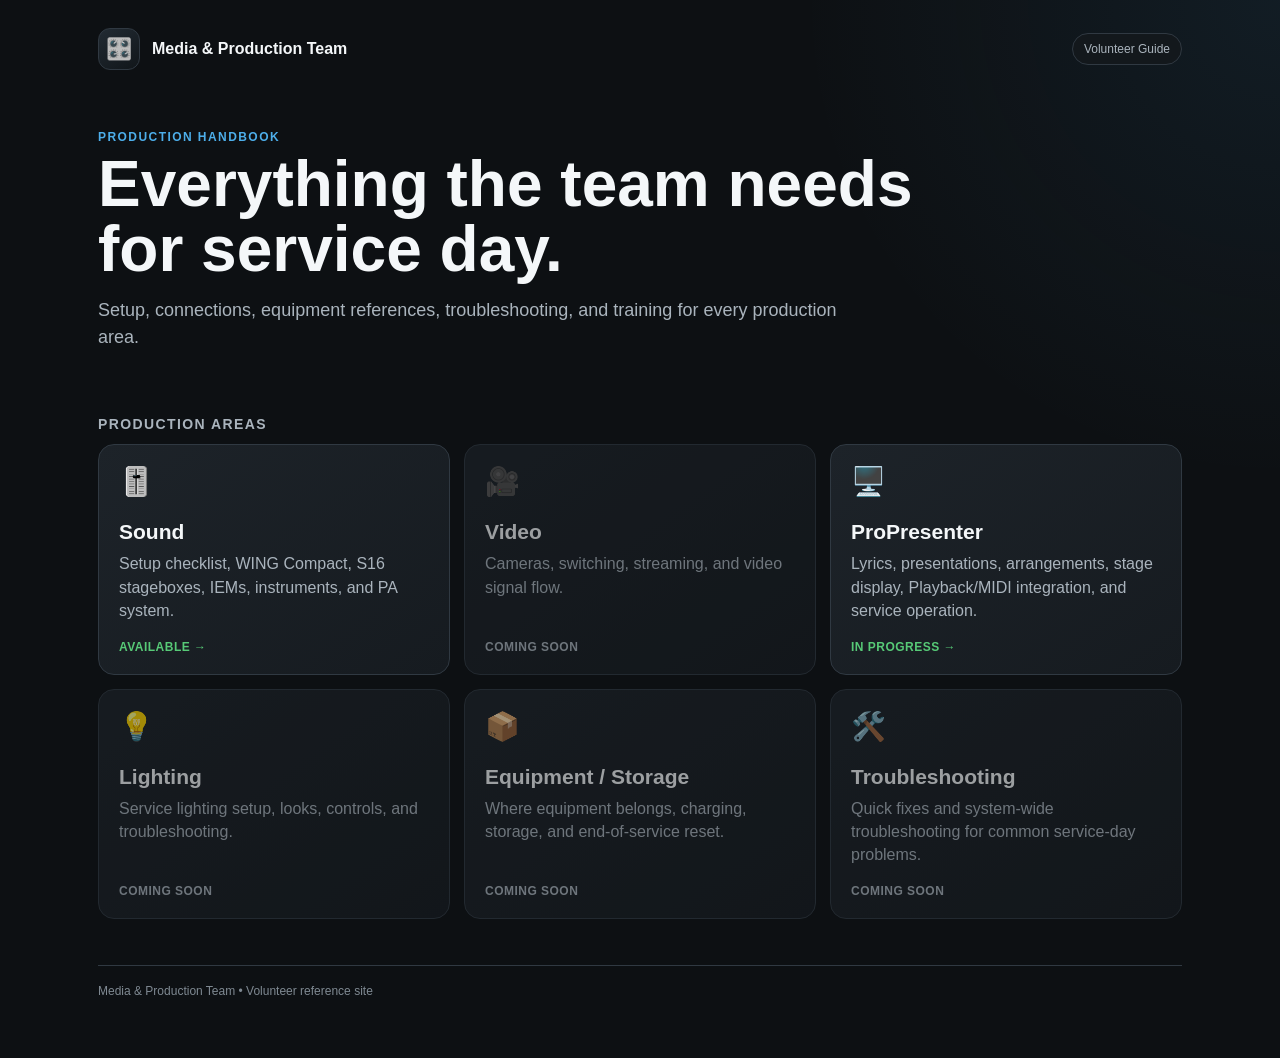
<file: index.html>
<!doctype html>
<html lang="en">
<head>
<meta charset="utf-8"><meta name="viewport" content="width=device-width,initial-scale=1">
<title>Media & Production Team</title><link rel="stylesheet" href="styles.css">
</head>
<body><main class="wrap">
<div class="topbar">
  <div class="brand"><div class="logo">🎛️</div><div>Media & Production Team</div></div>
  <div class="pill">Volunteer Guide</div>
</div>
<section class="hero">
  <div class="eyebrow">Production Handbook</div>
  <h1>Everything the team needs for service day.</h1>
  <p>Setup, connections, equipment references, troubleshooting, and training for every production area.</p>
</section>

<div class="section-title">Production Areas</div>
<section class="grid">
  <a class="card live" href="sound/">
    <div class="icon">🎚️</div><h2>Sound</h2>
    <p>Setup checklist, WING Compact, S16 stageboxes, IEMs, instruments, and PA system.</p>
    <div class="status">AVAILABLE →</div>
  </a>
  <div class="card soon"><div class="icon">🎥</div><h2>Video</h2><p>Cameras, switching, streaming, and video signal flow.</p><div class="status">COMING SOON</div></div>
  <a class="card live" href="pro-presenter/">
    <div class="icon">🖥️</div><h2>ProPresenter</h2>
    <p>Lyrics, presentations, arrangements, stage display, Playback/MIDI integration, and service operation.</p>
    <div class="status">IN PROGRESS →</div>
  </a>
  <div class="card soon"><div class="icon">💡</div><h2>Lighting</h2><p>Service lighting setup, looks, controls, and troubleshooting.</p><div class="status">COMING SOON</div></div>
  <div class="card soon"><div class="icon">📦</div><h2>Equipment / Storage</h2><p>Where equipment belongs, charging, storage, and end-of-service reset.</p><div class="status">COMING SOON</div></div>
  <div class="card soon"><div class="icon">🛠️</div><h2>Troubleshooting</h2><p>Quick fixes and system-wide troubleshooting for common service-day problems.</p><div class="status">COMING SOON</div></div>
</section>
<div class="footer">Media & Production Team • Volunteer reference site</div>
</main></body></html>
</file>
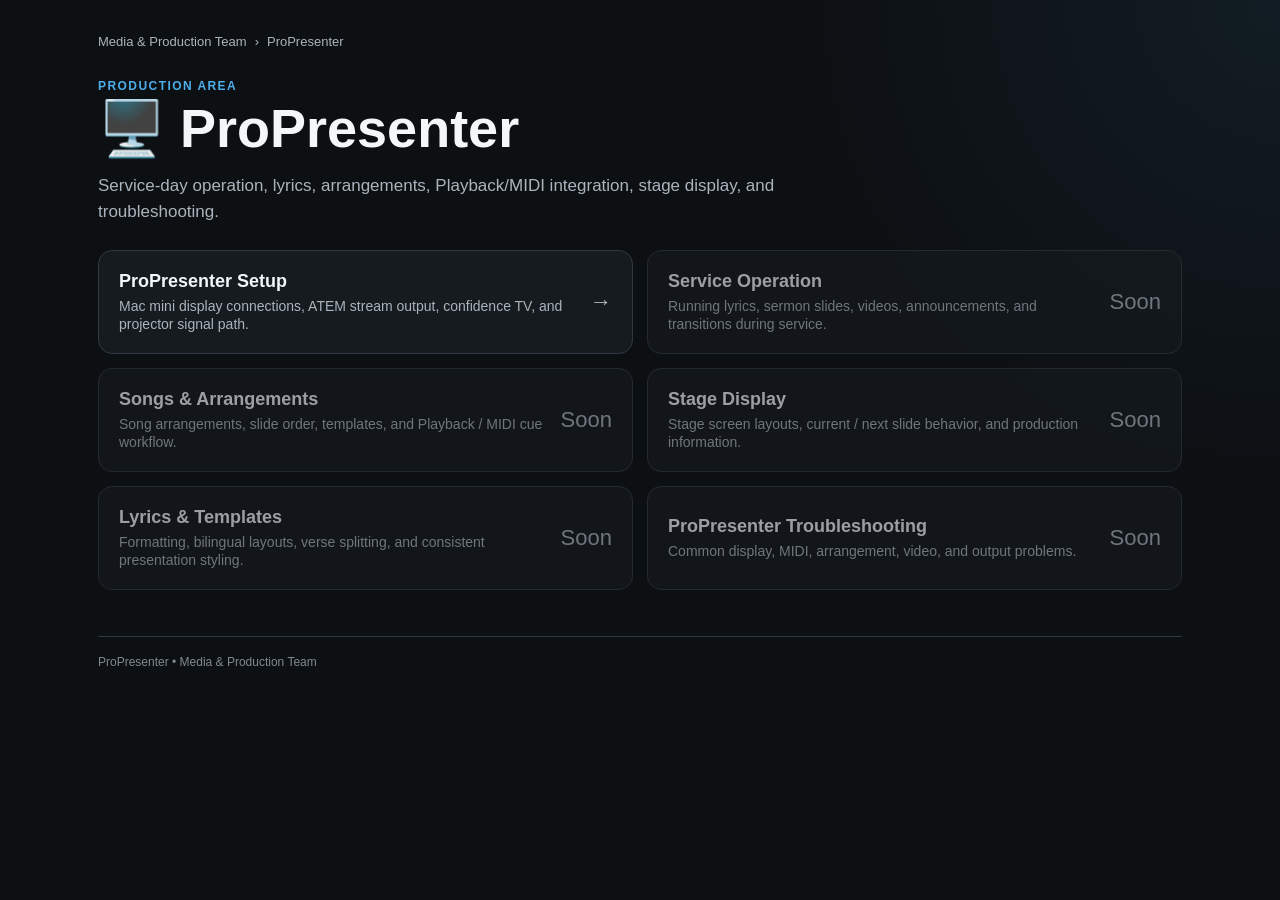
<file: pro-presenter/index.html>
<!doctype html>
<html lang="en"><head>
<meta charset="utf-8"><meta name="viewport" content="width=device-width,initial-scale=1">
<title>ProPresenter | Media & Production Team</title><link rel="stylesheet" href="../styles.css">
</head><body><main class="wrap">
<div class="breadcrumb"><a href="../">Media & Production Team</a><span>›</span><span>ProPresenter</span></div>
<section class="pagehead">
<div class="eyebrow">Production Area</div><h1>🖥️ ProPresenter</h1>
<p>Service-day operation, lyrics, arrangements, Playback/MIDI integration, stage display, and troubleshooting.</p>
</section>
<section class="action-grid">
<a class="action" href="setup.html"><div><b>ProPresenter Setup</b><span>Mac mini display connections, ATEM stream output, confidence TV, and projector signal path.</span></div><div class="arrow">→</div></a>
<div class="action soon"><div><b>Service Operation</b><span>Running lyrics, sermon slides, videos, announcements, and transitions during service.</span></div><div class="arrow">Soon</div></div>
<div class="action soon"><div><b>Songs & Arrangements</b><span>Song arrangements, slide order, templates, and Playback / MIDI cue workflow.</span></div><div class="arrow">Soon</div></div>
<div class="action soon"><div><b>Stage Display</b><span>Stage screen layouts, current / next slide behavior, and production information.</span></div><div class="arrow">Soon</div></div>
<div class="action soon"><div><b>Lyrics & Templates</b><span>Formatting, bilingual layouts, verse splitting, and consistent presentation styling.</span></div><div class="arrow">Soon</div></div>
<div class="action soon"><div><b>ProPresenter Troubleshooting</b><span>Common display, MIDI, arrangement, video, and output problems.</span></div><div class="arrow">Soon</div></div>
</section>
<div class="footer">ProPresenter • Media & Production Team</div>
</main></body></html>
</file>
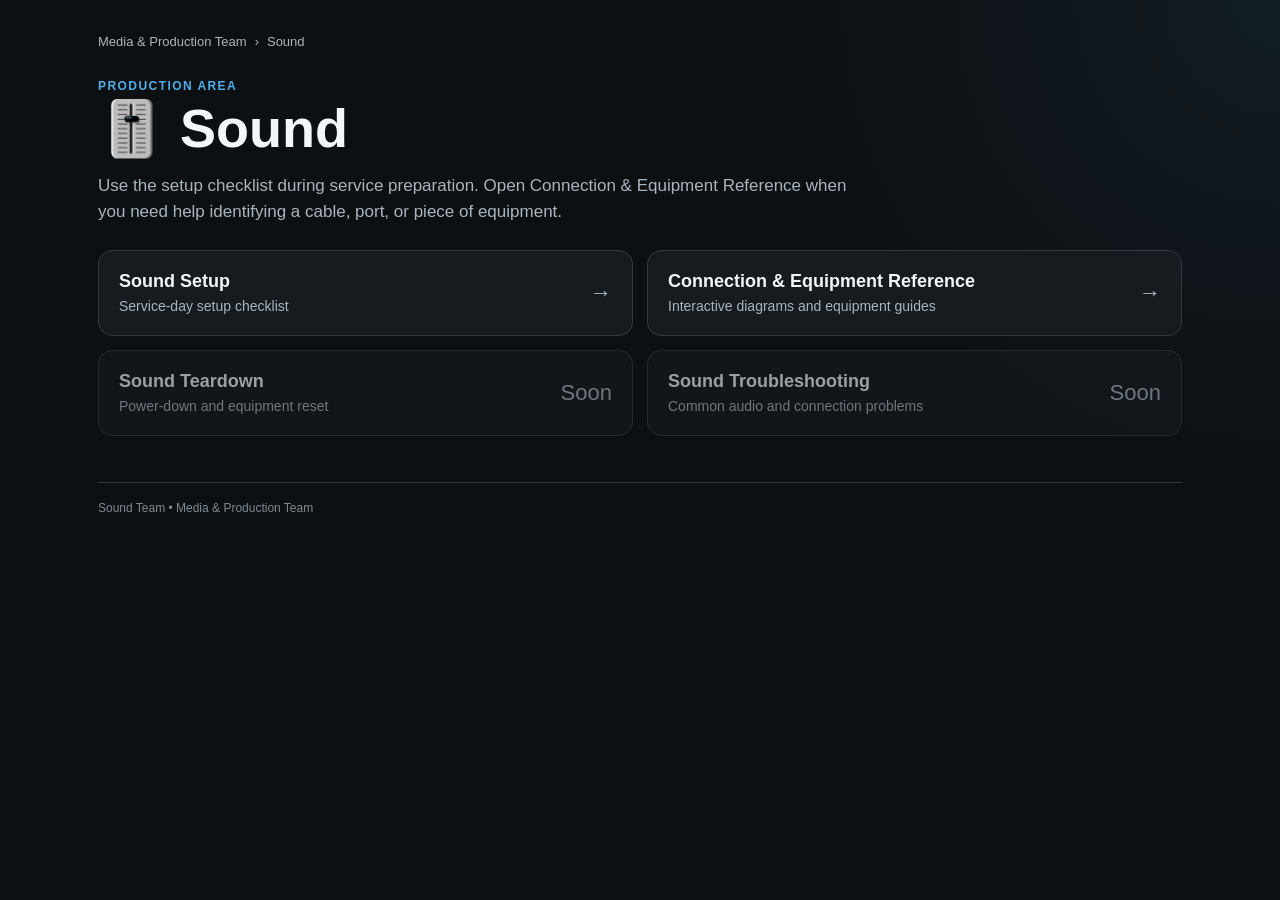
<file: sound/index.html>
<!doctype html>
<html lang="en"><head>
<meta charset="utf-8"><meta name="viewport" content="width=device-width,initial-scale=1">
<title>Sound | Media & Production Team</title><link rel="stylesheet" href="../styles.css">
</head><body><main class="wrap">
<div class="breadcrumb"><a href="../">Media & Production Team</a><span>›</span><span>Sound</span></div>
<section class="pagehead">
<div class="eyebrow">Production Area</div><h1>🎚️ Sound</h1>
<p>Use the setup checklist during service preparation. Open Connection & Equipment Reference when you need help identifying a cable, port, or piece of equipment.</p>
</section>
<section class="action-grid">
<a class="action" href="setup.html"><div><b>Sound Setup</b><span>Service-day setup checklist</span></div><div class="arrow">→</div></a>
<a class="action" href="reference.html"><div><b>Connection & Equipment Reference</b><span>Interactive diagrams and equipment guides</span></div><div class="arrow">→</div></a>
<div class="action soon"><div><b>Sound Teardown</b><span>Power-down and equipment reset</span></div><div class="arrow">Soon</div></div>
<div class="action soon"><div><b>Sound Troubleshooting</b><span>Common audio and connection problems</span></div><div class="arrow">Soon</div></div>
</section>
<div class="footer">Sound Team • Media & Production Team</div>
</main></body></html>
</file>
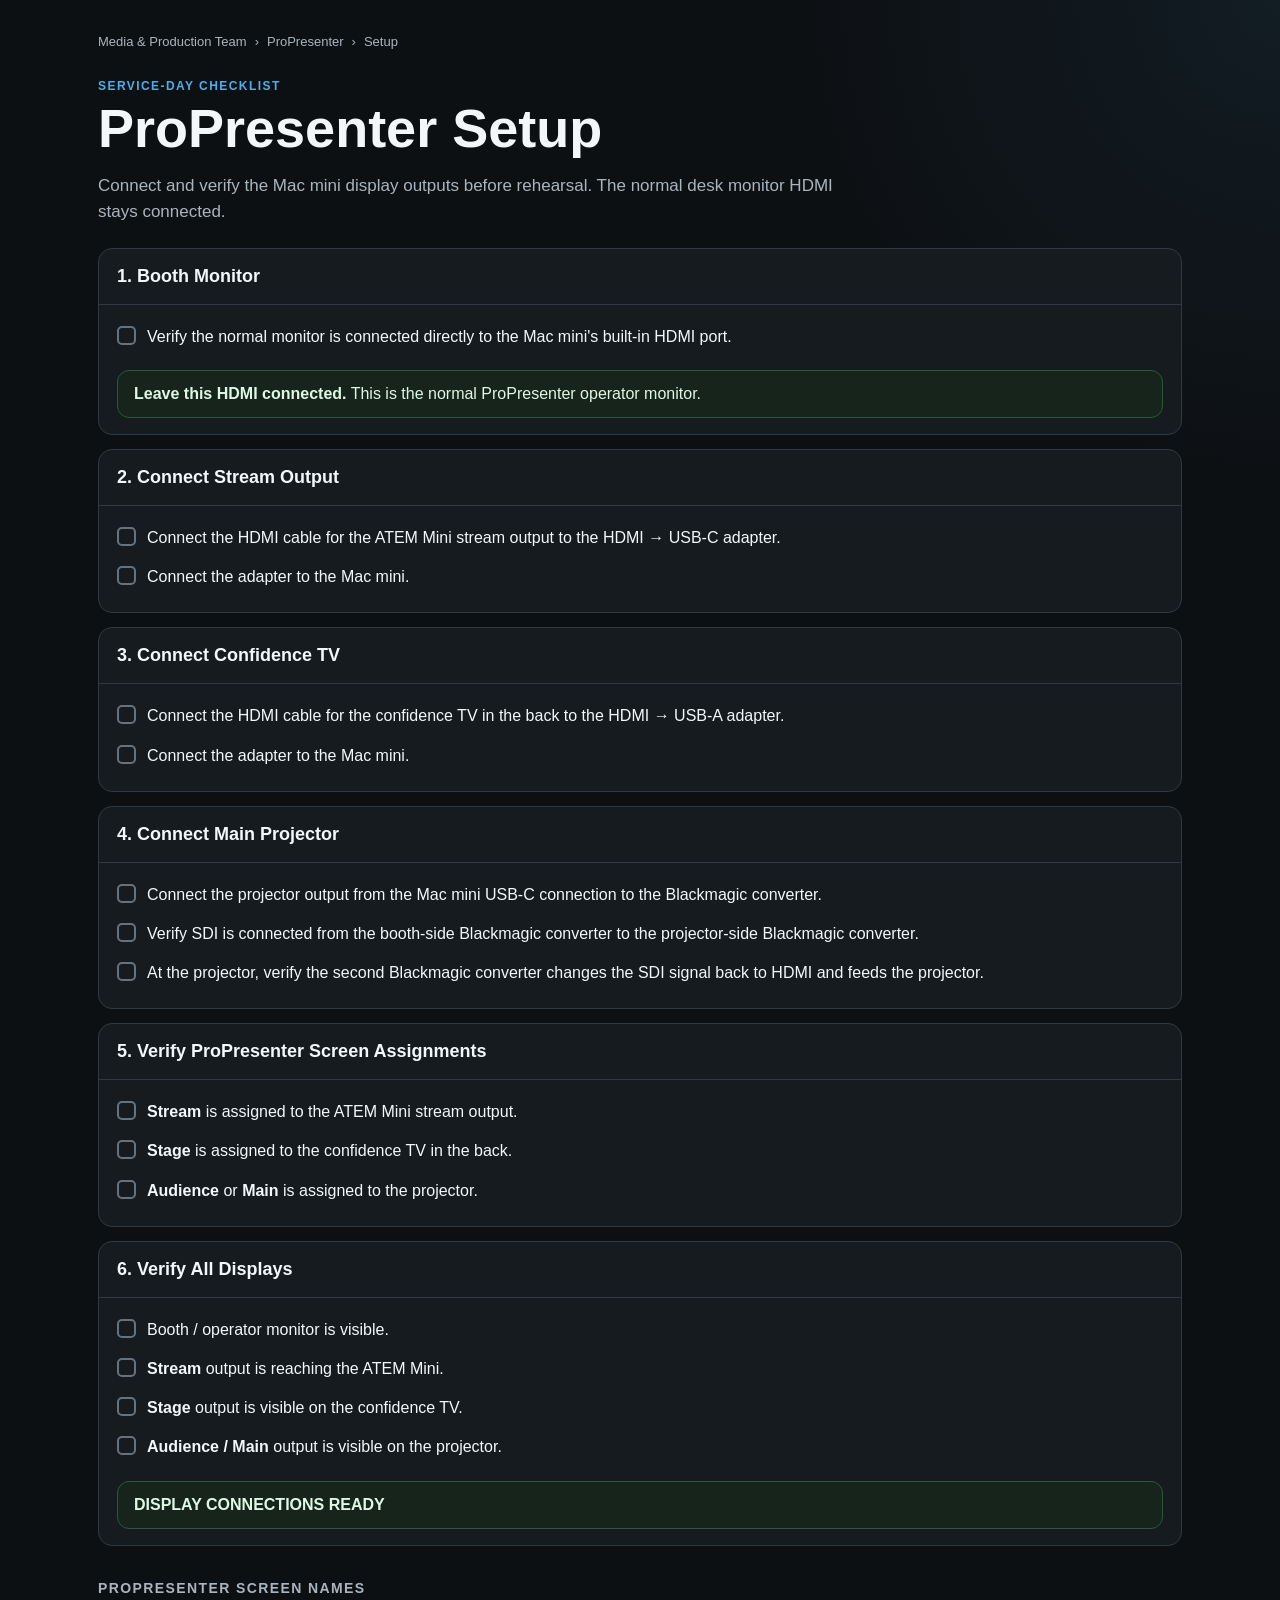
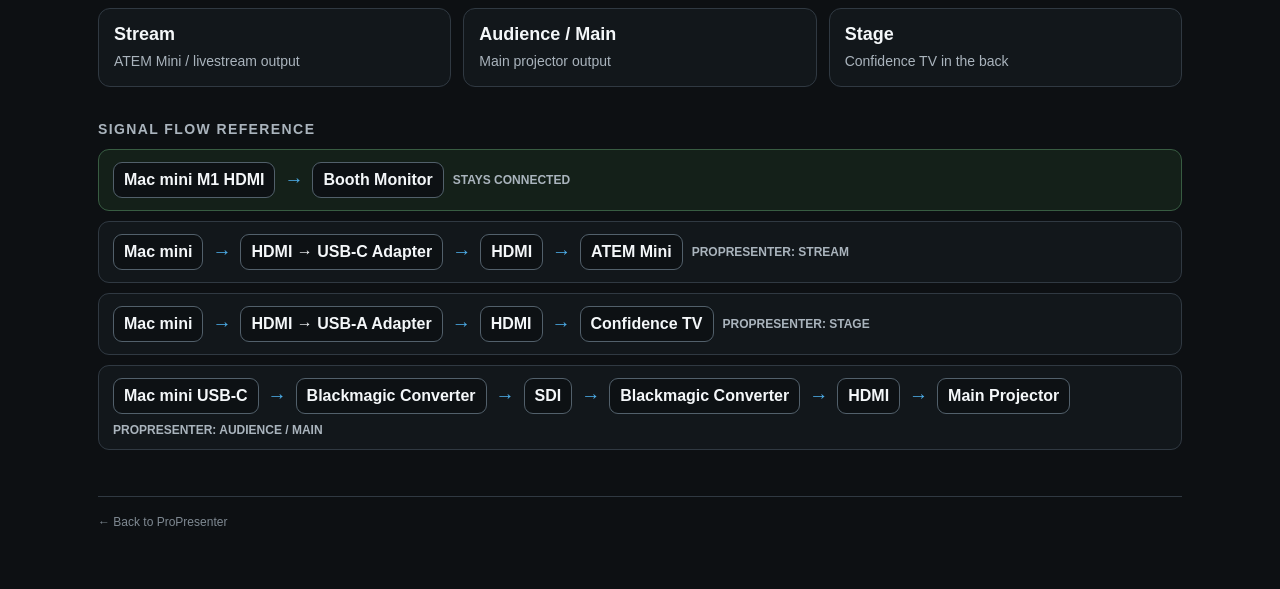
<file: pro-presenter/setup.html>
<!doctype html>
<html lang="en"><head>
<meta charset="utf-8"><meta name="viewport" content="width=device-width,initial-scale=1">
<title>ProPresenter Setup | Media & Production Team</title><link rel="stylesheet" href="../styles.css">
<style>
.flow{display:grid;gap:10px;margin:12px 0}.flowline{display:flex;align-items:center;gap:9px;flex-wrap:wrap;padding:12px 14px;background:#12171b;border:1px solid var(--line);border-radius:11px}.node{padding:8px 10px;border:1px solid #52606b;border-radius:9px;background:#0d1114;font-weight:700}.arrowflow{color:var(--blue);font-size:19px;font-weight:900}.tag{font-size:12px;color:var(--muted);font-weight:600}.always{border-color:#385c42;background:#142019}.note{color:var(--muted);font-size:14px;line-height:1.5}.signal-title{font-size:14px;font-weight:800;margin:18px 0 8px;color:#dbe2e7}.screen-grid{display:grid;grid-template-columns:repeat(3,1fr);gap:12px;margin-top:12px}.screen-card{border:1px solid var(--line);background:#12171b;border-radius:12px;padding:15px}.screen-card b{display:block;font-size:18px;margin-bottom:6px}.screen-card span{color:var(--muted);font-size:14px;line-height:1.45}@media(max-width:700px){.flowline{align-items:stretch}.arrowflow{align-self:center}.screen-grid{grid-template-columns:1fr}}
</style>
</head><body><main class="wrap">
<div class="breadcrumb"><a href="../">Media & Production Team</a><span>›</span><a href="./">ProPresenter</a><span>›</span><span>Setup</span></div>
<section class="pagehead"><div class="eyebrow">Service-Day Checklist</div><h1>ProPresenter Setup</h1>
<p>Connect and verify the Mac mini display outputs before rehearsal. The normal desk monitor HDMI stays connected.</p></section>

<div class="checklist">
<section class="step"><h2>1. Booth Monitor</h2><div class="items">
<div class="item"><span class="box"></span><span>Verify the normal monitor is connected directly to the Mac mini's built-in HDMI port.</span></div>
<div class="callout"><b>Leave this HDMI connected.</b> This is the normal ProPresenter operator monitor.</div>
</div></section>

<section class="step"><h2>2. Connect Stream Output</h2><div class="items">
<div class="item"><span class="box"></span><span>Connect the HDMI cable for the ATEM Mini stream output to the HDMI → USB-C adapter.</span></div>
<div class="item"><span class="box"></span><span>Connect the adapter to the Mac mini.</span></div>
</div></section>

<section class="step"><h2>3. Connect Confidence TV</h2><div class="items">
<div class="item"><span class="box"></span><span>Connect the HDMI cable for the confidence TV in the back to the HDMI → USB-A adapter.</span></div>
<div class="item"><span class="box"></span><span>Connect the adapter to the Mac mini.</span></div>
</div></section>

<section class="step"><h2>4. Connect Main Projector</h2><div class="items">
<div class="item"><span class="box"></span><span>Connect the projector output from the Mac mini USB-C connection to the Blackmagic converter.</span></div>
<div class="item"><span class="box"></span><span>Verify SDI is connected from the booth-side Blackmagic converter to the projector-side Blackmagic converter.</span></div>
<div class="item"><span class="box"></span><span>At the projector, verify the second Blackmagic converter changes the SDI signal back to HDMI and feeds the projector.</span></div>
</div></section>

<section class="step"><h2>5. Verify ProPresenter Screen Assignments</h2><div class="items">
<div class="item"><span class="box"></span><span><b>Stream</b> is assigned to the ATEM Mini stream output.</span></div>
<div class="item"><span class="box"></span><span><b>Stage</b> is assigned to the confidence TV in the back.</span></div>
<div class="item"><span class="box"></span><span><b>Audience</b> or <b>Main</b> is assigned to the projector.</span></div>
</div></section>

<section class="step"><h2>6. Verify All Displays</h2><div class="items">
<div class="item"><span class="box"></span><span>Booth / operator monitor is visible.</span></div>
<div class="item"><span class="box"></span><span><b>Stream</b> output is reaching the ATEM Mini.</span></div>
<div class="item"><span class="box"></span><span><b>Stage</b> output is visible on the confidence TV.</span></div>
<div class="item"><span class="box"></span><span><b>Audience / Main</b> output is visible on the projector.</span></div>
<div class="callout"><b>DISPLAY CONNECTIONS READY</b></div>
</div></section>
</div>

<div class="section-title">ProPresenter Screen Names</div>
<div class="screen-grid">
<div class="screen-card"><b>Stream</b><span>ATEM Mini / livestream output</span></div>
<div class="screen-card"><b>Audience / Main</b><span>Main projector output</span></div>
<div class="screen-card"><b>Stage</b><span>Confidence TV in the back</span></div>
</div>

<div class="section-title">Signal Flow Reference</div>
<div class="flow">
<div class="flowline always"><span class="node">Mac mini M1 HDMI</span><span class="arrowflow">→</span><span class="node">Booth Monitor</span><span class="tag">STAYS CONNECTED</span></div>
<div class="flowline"><span class="node">Mac mini</span><span class="arrowflow">→</span><span class="node">HDMI → USB-C Adapter</span><span class="arrowflow">→</span><span class="node">HDMI</span><span class="arrowflow">→</span><span class="node">ATEM Mini</span><span class="tag">PROPRESENTER: STREAM</span></div>
<div class="flowline"><span class="node">Mac mini</span><span class="arrowflow">→</span><span class="node">HDMI → USB-A Adapter</span><span class="arrowflow">→</span><span class="node">HDMI</span><span class="arrowflow">→</span><span class="node">Confidence TV</span><span class="tag">PROPRESENTER: STAGE</span></div>
<div class="flowline"><span class="node">Mac mini USB-C</span><span class="arrowflow">→</span><span class="node">Blackmagic Converter</span><span class="arrowflow">→</span><span class="node">SDI</span><span class="arrowflow">→</span><span class="node">Blackmagic Converter</span><span class="arrowflow">→</span><span class="node">HDMI</span><span class="arrowflow">→</span><span class="node">Main Projector</span><span class="tag">PROPRESENTER: AUDIENCE / MAIN</span></div>
</div>
<div class="footer"><a href="./">← Back to ProPresenter</a></div>
</main></body></html>
</file>
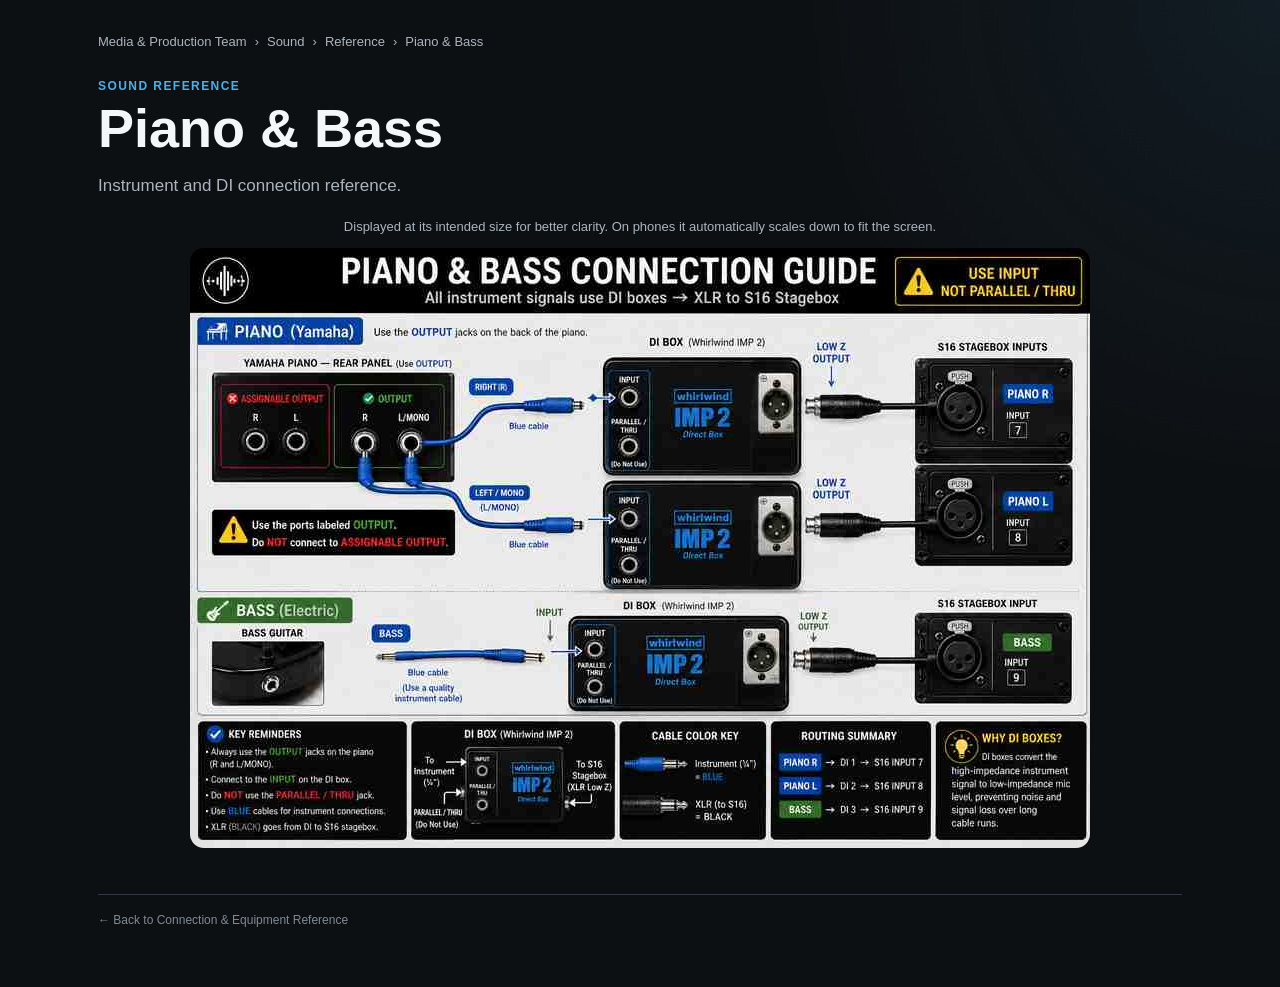
<file: sound/guide-viewer.html>
<!doctype html>
<html lang="en">
<head>
<meta charset="utf-8"><meta name="viewport" content="width=device-width,initial-scale=1">
<title>Sound Guide</title><link rel="stylesheet" href="../styles.css">
<style>
.viewer-shell{margin-top:20px}
.guide-frame{display:block;width:100%;border:0;margin:0 auto;background:#0d1013;border-radius:14px;overflow:hidden}
.viewer-note{color:var(--muted);font-size:13px;margin:8px 0 14px;text-align:center}
@media(max-width:700px){.wrap{padding-left:10px;padding-right:10px}.guide-frame{border-radius:9px}}
</style>
</head>
<body><main class="wrap">
<div class="breadcrumb"><a href="../">Media & Production Team</a><span>›</span><a href="./">Sound</a><span>›</span><a href="reference.html">Reference</a><span>›</span><span id="crumb">Guide</span></div>
<section class="pagehead"><div class="eyebrow">Sound Reference</div><h1 id="title">Equipment Guide</h1><p id="desc">Visual connection reference.</p></section>
<div class="viewer-shell"><div class="viewer-note">Displayed at its intended size for better clarity. On phones it automatically scales down to fit the screen.</div><iframe id="frame" class="guide-frame" title="Sound equipment guide"></iframe></div>
<div class="footer"><a href="reference.html">← Back to Connection & Equipment Reference</a></div>
</main>
<script>
const guides={
 'piano-bass':{title:'Piano & Bass',desc:'Instrument and DI connection reference.',src:'guides/piano-bass.html',max:900,ratio:600/900},
 'p1':{title:'Instrument IEM — Behringer P1',desc:'Wired instrument IEM connection reference.',src:'guides/behringer-p1.html',max:900,ratio:600/900},
 'xvive':{title:'Singer IEM — Xvive U4',desc:'Wireless singer IEM quick reference.',src:'guides/xvive-u4.html',max:900,ratio:675/900},
 'pa':{title:'EV PA System',desc:'Main speakers, subwoofers, monitors, and PA routing reference.',src:'guides/ev-pa-system.html',max:1120,ratio:0.75}
};
const key=new URLSearchParams(location.search).get('guide')||'piano-bass';
const g=guides[key]||guides['piano-bass'];
document.title=g.title+' | Sound Reference';
document.getElementById('title').textContent=g.title;
document.getElementById('crumb').textContent=g.title;
document.getElementById('desc').textContent=g.desc;
const frame=document.getElementById('frame');
frame.style.maxWidth=g.max+'px';
frame.style.height=Math.round(Math.min(window.innerWidth-20,g.max)*g.ratio)+'px';
frame.src=g.src;
frame.addEventListener('load',()=>{
 try{
  const h=frame.contentDocument.documentElement.scrollHeight||frame.contentDocument.body.scrollHeight;
  if(h>100) frame.style.height=h+'px';
 }catch(e){}
});
</script></body></html>
</file>
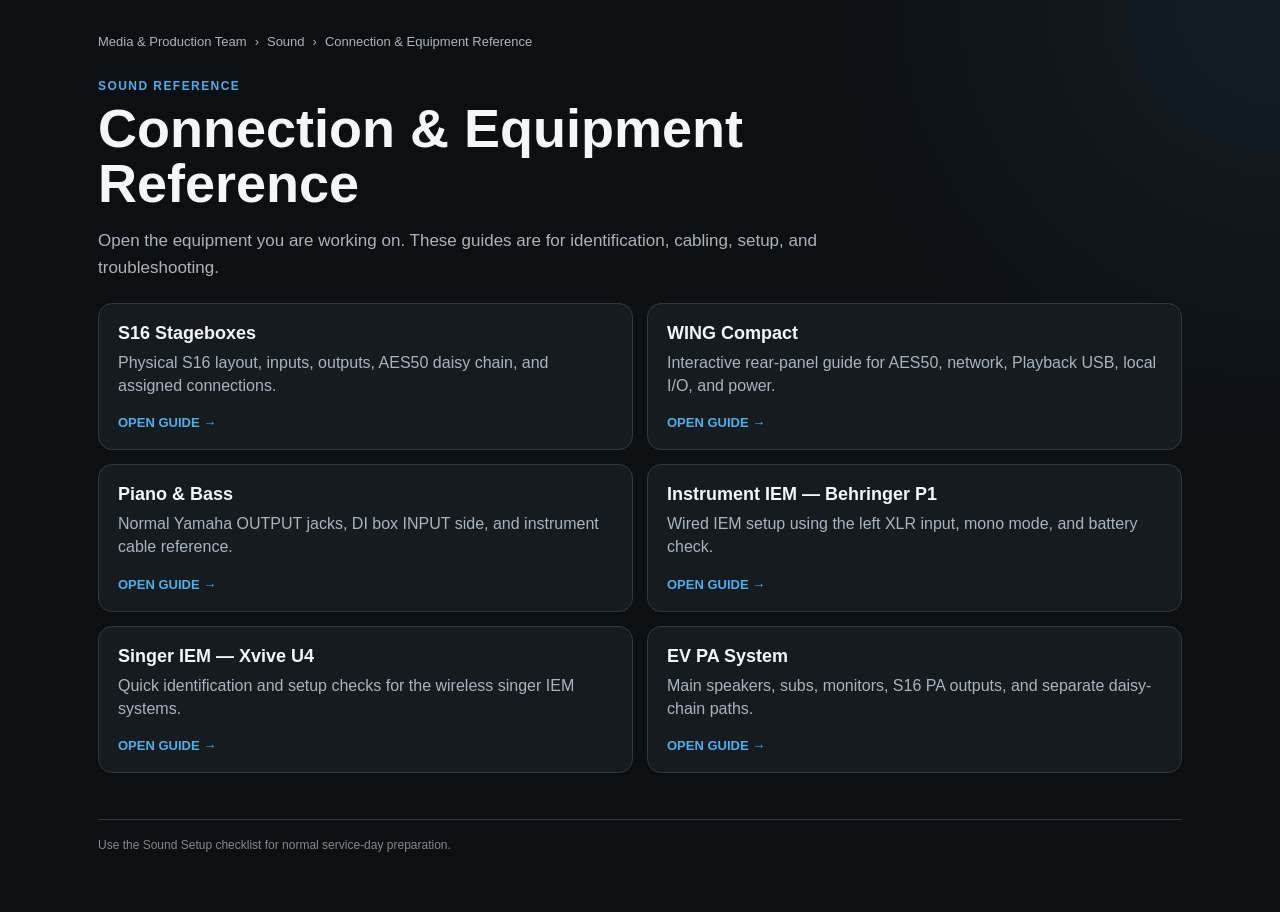
<file: sound/reference.html>
<!doctype html>
<html lang="en"><head>
<meta charset="utf-8"><meta name="viewport" content="width=device-width,initial-scale=1">
<title>Connection & Equipment Reference</title><link rel="stylesheet" href="../styles.css">
</head><body><main class="wrap">
<div class="breadcrumb"><a href="../">Media & Production Team</a><span>›</span><a href="./">Sound</a><span>›</span><span>Connection & Equipment Reference</span></div>
<section class="pagehead"><div class="eyebrow">Sound Reference</div><h1>Connection & Equipment Reference</h1>
<p>Open the equipment you are working on. These guides are for identification, cabling, setup, and troubleshooting.</p></section>
<section class="ref-grid">
<a class="ref" href="guides/s16-stagebox.html"><h2>S16 Stageboxes</h2><p>Physical S16 layout, inputs, outputs, AES50 daisy chain, and assigned connections.</p><div class="open">OPEN GUIDE →</div></a>
<a class="ref" href="guides/wing-compact.html"><h2>WING Compact</h2><p>Interactive rear-panel guide for AES50, network, Playback USB, local I/O, and power.</p><div class="open">OPEN GUIDE →</div></a>
<a class="ref" href="guide-viewer.html?guide=piano-bass"><h2>Piano & Bass</h2><p>Normal Yamaha OUTPUT jacks, DI box INPUT side, and instrument cable reference.</p><div class="open">OPEN GUIDE →</div></a>
<a class="ref" href="guide-viewer.html?guide=p1"><h2>Instrument IEM — Behringer P1</h2><p>Wired IEM setup using the left XLR input, mono mode, and battery check.</p><div class="open">OPEN GUIDE →</div></a>
<a class="ref" href="guide-viewer.html?guide=xvive"><h2>Singer IEM — Xvive U4</h2><p>Quick identification and setup checks for the wireless singer IEM systems.</p><div class="open">OPEN GUIDE →</div></a>
<a class="ref" href="guide-viewer.html?guide=pa"><h2>EV PA System</h2><p>Main speakers, subs, monitors, S16 PA outputs, and separate daisy-chain paths.</p><div class="open">OPEN GUIDE →</div></a>
</section>
<div class="footer">Use the Sound Setup checklist for normal service-day preparation.</div>
</main></body></html>
</file>
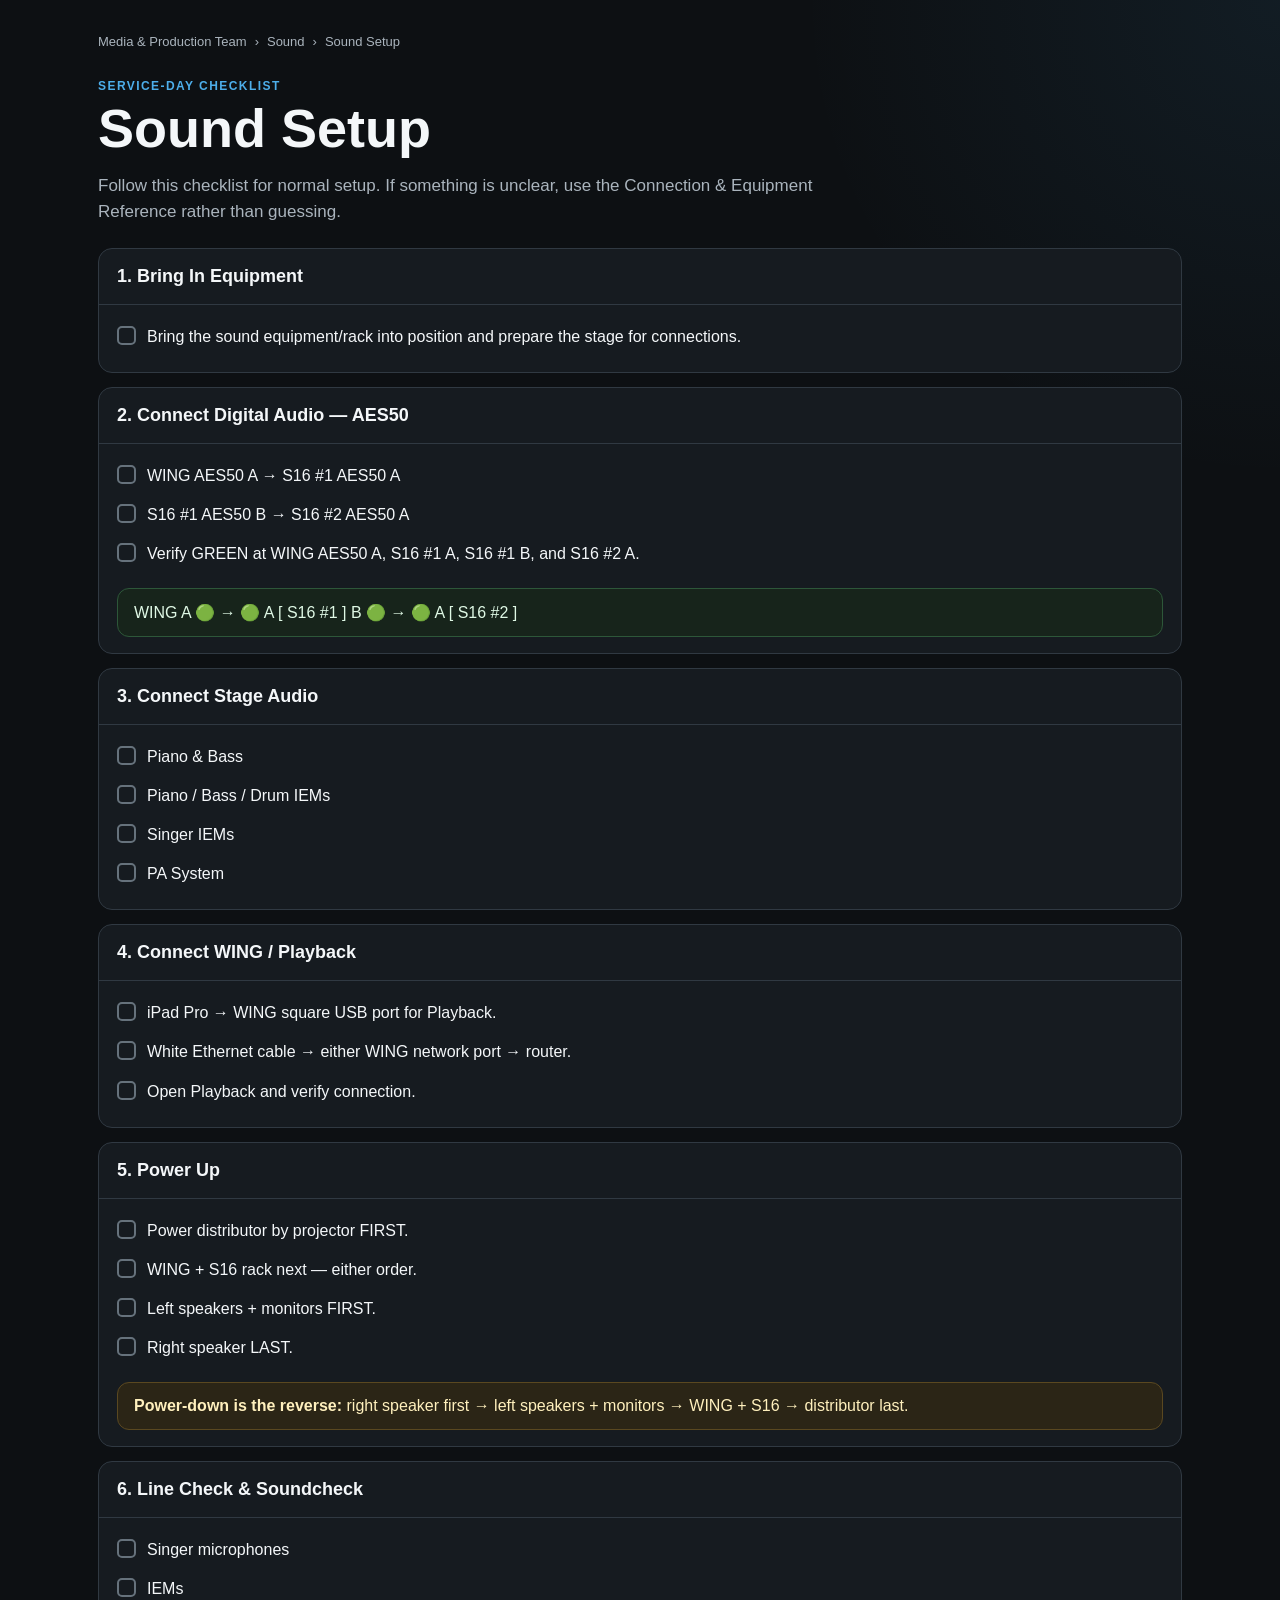
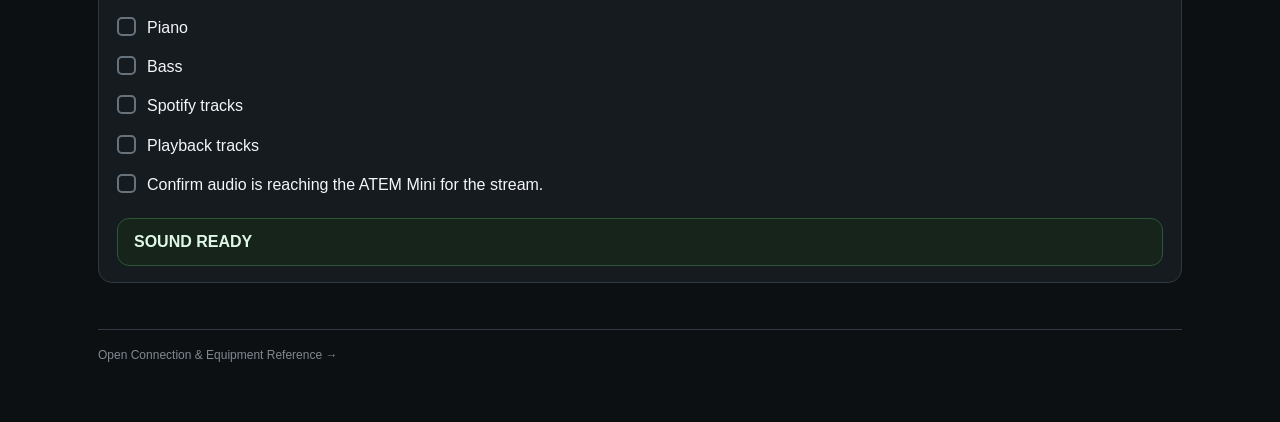
<file: sound/setup.html>
<!doctype html>
<html lang="en"><head>
<meta charset="utf-8"><meta name="viewport" content="width=device-width,initial-scale=1">
<title>Sound Setup</title><link rel="stylesheet" href="../styles.css">
</head><body><main class="wrap">
<div class="breadcrumb"><a href="../">Media & Production Team</a><span>›</span><a href="./">Sound</a><span>›</span><span>Sound Setup</span></div>
<section class="pagehead"><div class="eyebrow">Service-Day Checklist</div><h1>Sound Setup</h1>
<p>Follow this checklist for normal setup. If something is unclear, use the Connection & Equipment Reference rather than guessing.</p></section>
<div class="checklist">
<section class="step"><h2>1. Bring In Equipment</h2><div class="items"><div class="item"><span class="box"></span><span>Bring the sound equipment/rack into position and prepare the stage for connections.</span></div></div></section>
<section class="step"><h2>2. Connect Digital Audio — AES50</h2><div class="items"><div class="item"><span class="box"></span><span>WING AES50 A → S16 #1 AES50 A</span></div><div class="item"><span class="box"></span><span>S16 #1 AES50 B → S16 #2 AES50 A</span></div><div class="item"><span class="box"></span><span>Verify GREEN at WING AES50 A, S16 #1 A, S16 #1 B, and S16 #2 A.</span></div><div class="callout">WING A 🟢 → 🟢 A [ S16 #1 ] B 🟢 → 🟢 A [ S16 #2 ]</div></div></section>
<section class="step"><h2>3. Connect Stage Audio</h2><div class="items"><div class="item"><span class="box"></span><span>Piano & Bass</span></div><div class="item"><span class="box"></span><span>Piano / Bass / Drum IEMs</span></div><div class="item"><span class="box"></span><span>Singer IEMs</span></div><div class="item"><span class="box"></span><span>PA System</span></div></div></section>
<section class="step"><h2>4. Connect WING / Playback</h2><div class="items"><div class="item"><span class="box"></span><span>iPad Pro → WING square USB port for Playback.</span></div><div class="item"><span class="box"></span><span>White Ethernet cable → either WING network port → router.</span></div><div class="item"><span class="box"></span><span>Open Playback and verify connection.</span></div></div></section>
<section class="step"><h2>5. Power Up</h2><div class="items"><div class="item"><span class="box"></span><span>Power distributor by projector FIRST.</span></div><div class="item"><span class="box"></span><span>WING + S16 rack next — either order.</span></div><div class="item"><span class="box"></span><span>Left speakers + monitors FIRST.</span></div><div class="item"><span class="box"></span><span>Right speaker LAST.</span></div><div class="callout warning"><b>Power-down is the reverse:</b> right speaker first → left speakers + monitors → WING + S16 → distributor last.</div></div></section>
<section class="step"><h2>6. Line Check & Soundcheck</h2><div class="items"><div class="item"><span class="box"></span><span>Singer microphones</span></div><div class="item"><span class="box"></span><span>IEMs</span></div><div class="item"><span class="box"></span><span>Piano</span></div><div class="item"><span class="box"></span><span>Bass</span></div><div class="item"><span class="box"></span><span>Spotify tracks</span></div><div class="item"><span class="box"></span><span>Playback tracks</span></div><div class="item"><span class="box"></span><span>Confirm audio is reaching the ATEM Mini for the stream.</span></div><div class="callout"><b>SOUND READY</b></div></div></section>
</div><div class="footer"><a href="reference.html">Open Connection & Equipment Reference →</a></div>
</main></body></html>
</file>
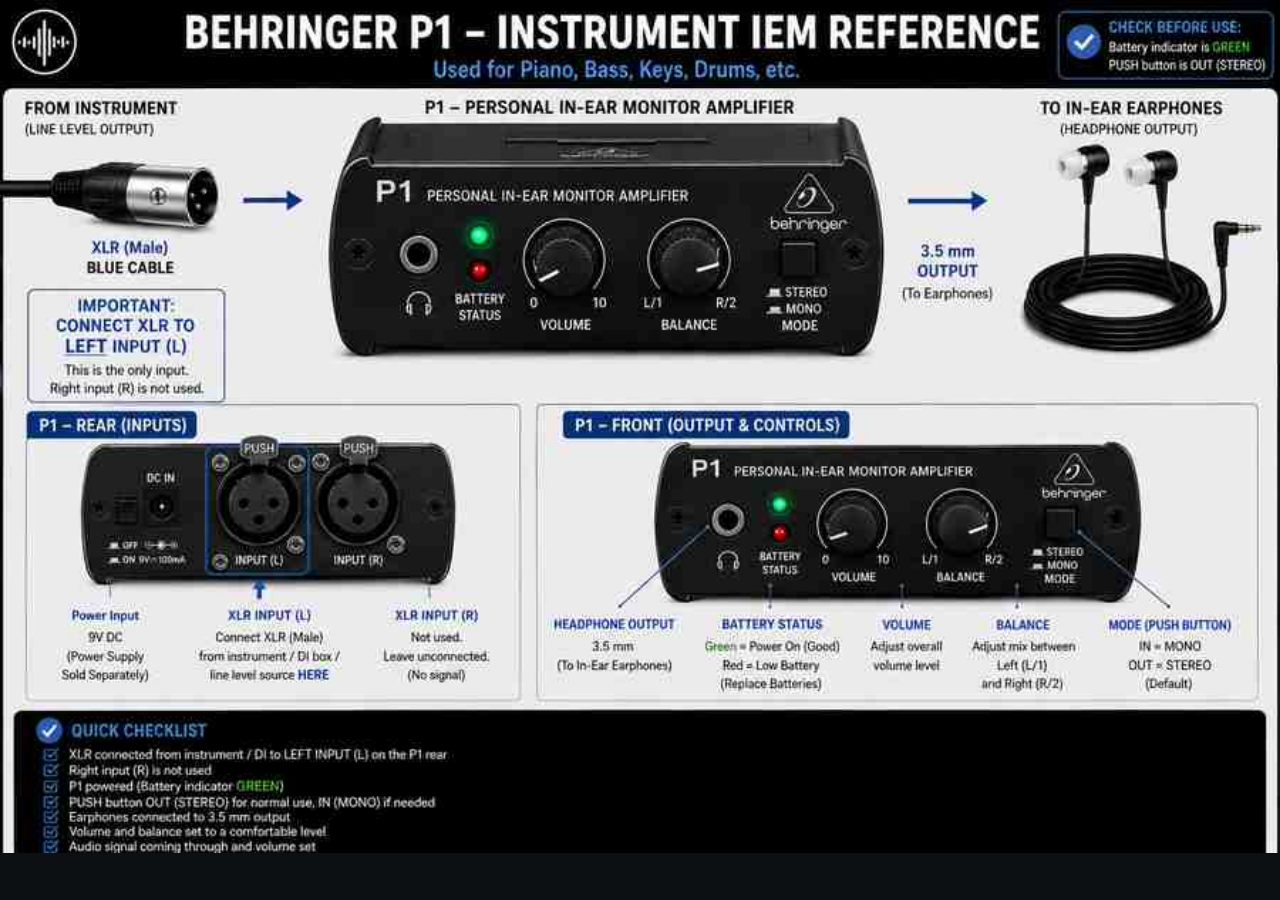
<file: sound/guides/behringer-p1.html>
<!doctype html><html><head><meta charset="utf-8"><meta name="viewport" content="width=device-width,initial-scale=1"><title>Behringer P1 Instrument IEM Reference</title><style>html,body{margin:0;background:#0d1013}img{width:100%;height:auto;display:block}</style></head><body><img src="[data-uri]" alt="Behringer P1 Instrument IEM Reference"></body></html>
</file>
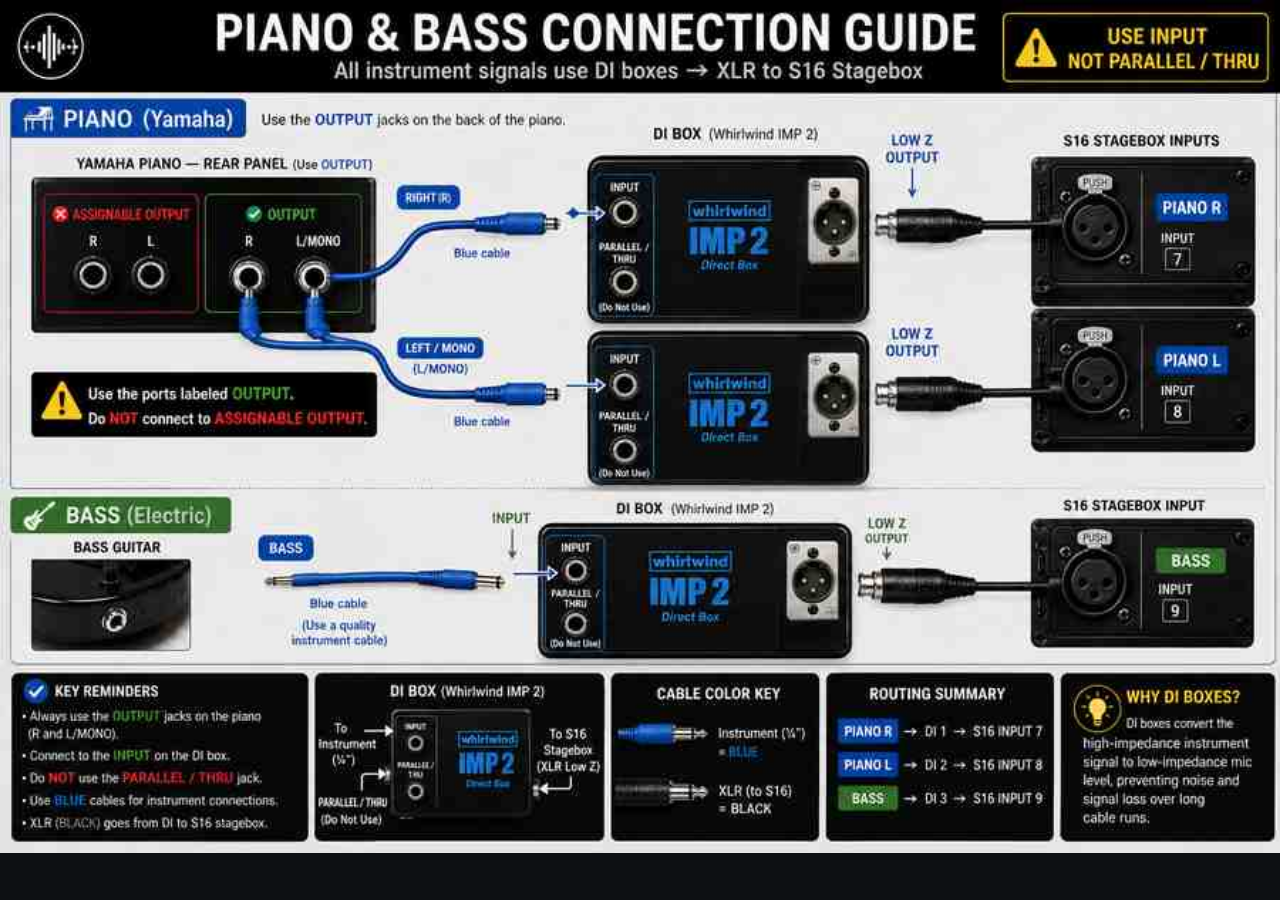
<file: sound/guides/piano-bass.html>
<!doctype html><html><head><meta charset="utf-8"><meta name="viewport" content="width=device-width,initial-scale=1"><title>Piano and Bass Connection Guide</title><style>html,body{margin:0;background:#0d1013}img{width:100%;height:auto;display:block}</style></head><body><img src="[data-uri]" alt="Piano and Bass Connection Guide"></body></html>
</file>
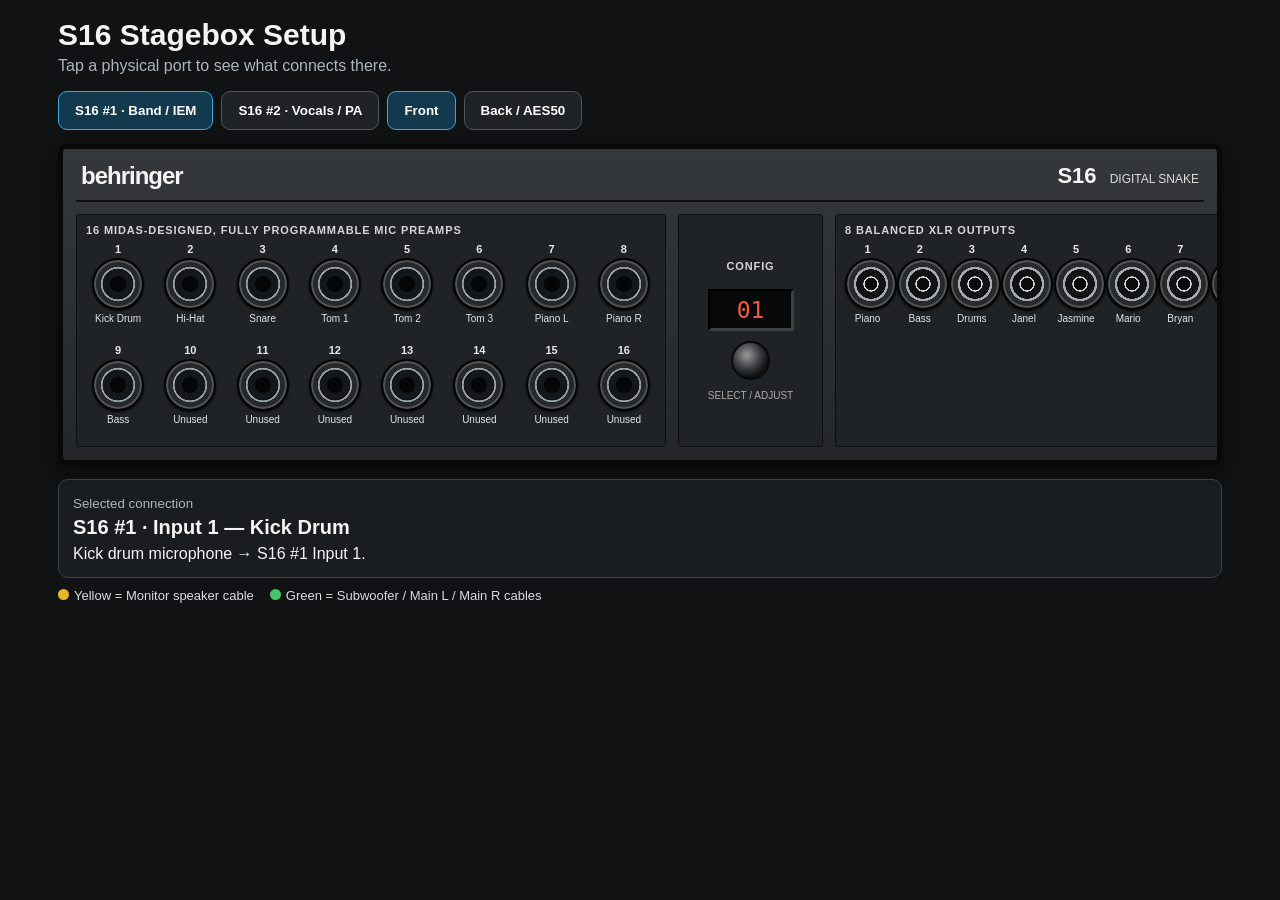
<file: sound/guides/s16-stagebox.html>
<!doctype html><html lang="en"><head><meta charset="utf-8"><meta name="viewport" content="width=device-width,initial-scale=1"><title>Church Sound — S16 Stagebox Guide</title><style>:root{--bg:#101214;--panel:#25282b;--panel2:#303438;--edge:#080909;--text:#f4f4f4;--muted:#aeb5bb;--blue:#1597d5;--blue2:#0a4d73;--amber:#e5b52d;--green:#48c56b}*{box-sizing:border-box}body{margin:0;background:var(--bg);color:var(--text);font-family:Arial,Helvetica,sans-serif}.wrap{max-width:1200px;margin:auto;padding:18px}h1{font-size:30px;margin:0 0 5px}.sub{color:var(--muted);margin:0 0 16px}.tabs{display:flex;gap:8px;flex-wrap:wrap;margin-bottom:14px}.tabs button{border:1px solid #4c5359;background:#202326;color:#fff;padding:11px 16px;border-radius:9px;font-weight:700;cursor:pointer}.tabs button.active{border-color:#36a9e1;background:#12394e}.rack{border:5px solid #080909;border-radius:8px;background:linear-gradient(#34383b,#24272a);box-shadow:0 8px 24px #0008;padding:13px;overflow:hidden}.brandbar{display:flex;align-items:center;justify-content:space-between;border-bottom:2px solid #111;padding:0 5px 10px;margin-bottom:12px}.brand{font-size:24px;font-weight:900;letter-spacing:-1px}.model{font-weight:900;font-size:22px}.model span{color:#ddd;font-weight:500;font-size:12px;margin-left:7px}.face{display:grid;grid-template-columns:minmax(590px,1fr) 145px 430px;gap:12px;min-width:1185px}.section{border:1px solid #0d0f10;background:#202326;padding:9px;border-radius:3px}.section-title{font-size:11px;color:#d6d6d6;font-weight:800;margin-bottom:7px;letter-spacing:.08em}.inputs{display:grid;grid-template-columns:repeat(8,1fr);gap:8px}.outputs{display:grid;grid-template-columns:repeat(8,1fr);gap:7px}.port{appearance:none;border:0;background:transparent;color:#fff;padding:0;cursor:pointer;min-width:0}.num{font-size:11px;font-weight:800;color:#e8e8e8;margin-bottom:3px}.xlr{width:52px;height:52px;margin:auto;border-radius:50%;background:radial-gradient(circle,#050607 0 23%,#15181a 24% 45%,#9ba0a2 46% 50%,#25292b 51% 70%,#0a0b0c 71%);border:2px solid #050505;box-shadow:inset 0 0 0 2px #555,0 1px 2px #000}.output .xlr{background:radial-gradient(circle,#090a0b 0 18%,#d7dadb 19% 22%,#101214 23% 43%,#a7abad 44% 50%,#262a2d 51% 70%,#090a0b 71%)}.name{font-size:10px;line-height:1.05;margin-top:4px;height:22px;overflow:hidden;color:#dfe4e7}.port:hover .xlr,.port:focus .xlr{outline:3px solid var(--blue)}.port.yellow .xlr{outline:3px solid var(--amber)}.port.green .xlr{outline:3px solid var(--green)}.control{display:flex;flex-direction:column;align-items:center;justify-content:center;gap:10px}.screen{width:86px;height:42px;background:#070909;border:3px inset #3b4144;color:#f05b45;font-family:monospace;font-size:23px;display:flex;align-items:center;justify-content:center}.knob{width:39px;height:39px;border-radius:50%;background:radial-gradient(circle at 40% 35%,#999,#35393c 45%,#111 70%);border:2px solid #090909}.rear{display:none;min-width:820px;grid-template-columns:1fr 1fr;gap:18px}.rear.active{display:grid}.front.hidden{display:none}.aesbox{border:1px solid #0b0c0d;background:#1c1f21;padding:18px;text-align:center}.rj{width:100px;height:78px;margin:12px auto;background:#070809;border:5px solid #aaa;border-radius:5px;position:relative}.rj:after{content:"";position:absolute;left:15px;right:15px;top:10px;height:30px;background:repeating-linear-gradient(90deg,#d8b94c 0 5px,#17191a 5px 10px)}.aesbtn{width:100%;background:none;border:0;color:#fff;cursor:pointer}.detail{margin-top:14px;border:1px solid #3b4247;background:#1a1d20;border-radius:10px;padding:14px}.detail small{color:var(--muted)}.detail h2{font-size:20px;margin:4px 0 6px}.legend{display:flex;gap:16px;flex-wrap:wrap;margin-top:10px;color:#d9dde0;font-size:13px}.dot{display:inline-block;width:11px;height:11px;border-radius:50%;margin-right:5px}.dy{background:var(--amber)}.dg{background:var(--green)}.mobile-note{display:none;color:var(--muted);font-size:12px;margin:7px 0}@media(max-width:700px){.wrap{padding:10px}h1{font-size:24px}.rack-scroll{overflow-x:auto;-webkit-overflow-scrolling:touch}.mobile-note{display:block}.face{min-width:1185px}.rack{width:1225px}.tabs button{flex:1 1 45%}}</style></head><body><div class="wrap"><h1>S16 Stagebox Setup</h1><p class="sub">Tap a physical port to see what connects there.</p><div class="tabs"><button id="snake1" class="active">S16 #1 · Band / IEM</button><button id="snake2">S16 #2 · Vocals / PA</button><button id="frontBtn" class="active">Front</button><button id="rearBtn">Back / AES50</button></div><div class="mobile-note">On phone: swipe left/right across the stagebox to inspect every physical port.</div><div class="rack-scroll"><div class="rack"><div class="brandbar"><div class="brand">behringer</div><div class="model">S16 <span>DIGITAL SNAKE</span></div></div><div id="frontFace" class="face front"><div class="section"><div class="section-title">16 MIDAS-DESIGNED, FULLY PROGRAMMABLE MIC PREAMPS</div><div id="inputs" class="inputs"></div></div><div class="section control"><div class="section-title">CONFIG</div><div class="screen">01</div><div class="knob"></div><div style="font-size:10px;color:#aaa">SELECT / ADJUST</div></div><div class="section"><div class="section-title">8 BALANCED XLR OUTPUTS</div><div id="outputs" class="outputs"></div></div></div><div id="rearFace" class="rear"><div class="aesbox"><button class="aesbtn" data-aes="A"><b>AES50 A</b><div class="rj"></div><span id="adesc">FROM WING</span></button></div><div class="aesbox"><button class="aesbtn" data-aes="B"><b>AES50 B</b><div class="rj"></div><span id="bdesc">TO S16 #2</span></button></div></div></div></div><div id="detail" class="detail"><small>Selected connection</small><h2>S16 #1 · Input 1 — Kick Drum</h2><div>Kick drum microphone → S16 #1 Input 1.</div></div><div class="legend"><span><i class="dot dy"></i>Yellow = Monitor speaker cable</span><span><i class="dot dg"></i>Green = Subwoofer / Main L / Main R cables</span></div></div><script>const D={1:{inputs:["Kick Drum","Hi-Hat","Snare","Tom 1","Tom 2","Tom 3","Piano L","Piano R","Bass","Unused","Unused","Unused","Unused","Unused","Unused","Unused"],outputs:[["Piano","Wired IEM"],["Bass","Wired IEM"],["Drums","Wired IEM"],["Janel","Wireless IEM"],["Jasmine","Wireless IEM"],["Mario","Wired IEM"],["Bryan","Flex · Wired/Wireless"],["Aaron","Flex · Wired/Wireless"]]},2:{inputs:["Janel","Jasmine","Bryan","Empty","Empty","Speaker 1","Speaker 2","Pastora","Pastor","Singers Talkback","Piano Talkback","TBD","TBD","TBD","TBD","TBD"],outputs:[["TBD","Available"],["TBD","Available"],["TBD","Available"],["TBD","Available"],["Monitors","YELLOW cable · Overall Output 13"],["Subwoofer","GREEN cable · Overall Output 14"],["Main Left","GREEN cable · Overall Output 15"],["Main Right","GREEN cable · Overall Output 16"]]}};let snake=1,view="front";const inputs=document.getElementById("inputs"),outputs=document.getElementById("outputs"),detail=document.getElementById("detail");function info(title,body){detail.innerHTML=`<small>Selected connection</small><h2>${title}</h2><div>${body}</div>`}function render(){inputs.innerHTML="";outputs.innerHTML="";D[snake].inputs.forEach((n,i)=>{let body=`${n} → S16 #${snake} physical Input ${i+1}.`;if(snake===1&&i===6)body="Piano Left → S16 #1 Input 7. Paired with Input 8; appears as stereo Piano on WING channel 7.";if(snake===1&&i===7)body="Piano Right → S16 #1 Input 8. Paired with Input 7; appears as stereo Piano on WING channel 7.";const b=document.createElement("button");b.className="port";b.innerHTML=`<div class=num>${i+1}</div><div class=xlr></div><div class=name>${n}</div>`;b.onclick=()=>info(`S16 #${snake} · Input ${i+1} — ${n}`,body);inputs.appendChild(b)});D[snake].outputs.forEach((o,i)=>{const b=document.createElement("button");let c="port output";if(snake===2&&i===4)c+=" yellow";if(snake===2&&i>=5)c+=" green";b.className=c;b.innerHTML=`<div class=num>${i+1}</div><div class=xlr></div><div class=name>${o[0]}</div>`;b.onclick=()=>info(`S16 #${snake} · Output ${i+1} — ${o[0]}`,o[1]);outputs.appendChild(b)});document.getElementById("adesc").textContent=snake===1?"FROM WING":"FROM S16 #1";document.getElementById("bdesc").textContent=snake===1?"TO S16 #2":"NOT USED";document.getElementById("snake1").classList.toggle("active",snake===1);document.getElementById("snake2").classList.toggle("active",snake===2)}document.querySelectorAll("[data-aes]").forEach(b=>b.onclick=()=>{const p=b.dataset.aes;if(snake===1&&p==="A")info("S16 #1 · AES50 A — FROM WING","WING AES50 A → S16 #1 AES50 A.");if(snake===1&&p==="B")info("S16 #1 · AES50 B — TO S16 #2","S16 #1 AES50 B → S16 #2 AES50 A.");if(snake===2&&p==="A")info("S16 #2 · AES50 A — FROM S16 #1","S16 #1 AES50 B → S16 #2 AES50 A.");if(snake===2&&p==="B")info("S16 #2 · AES50 B — NOT USED","Leave unused in the current setup.")});document.getElementById("snake1").onclick=()=>{snake=1;render()};document.getElementById("snake2").onclick=()=>{snake=2;render()};document.getElementById("frontBtn").onclick=()=>{view="front";document.getElementById("frontFace").classList.remove("hidden");document.getElementById("rearFace").classList.remove("active");frontBtn.classList.add("active");rearBtn.classList.remove("active")};document.getElementById("rearBtn").onclick=()=>{view="rear";document.getElementById("frontFace").classList.add("hidden");document.getElementById("rearFace").classList.add("active");rearBtn.classList.add("active");frontBtn.classList.remove("active")};render();</script></body></html>
</file>
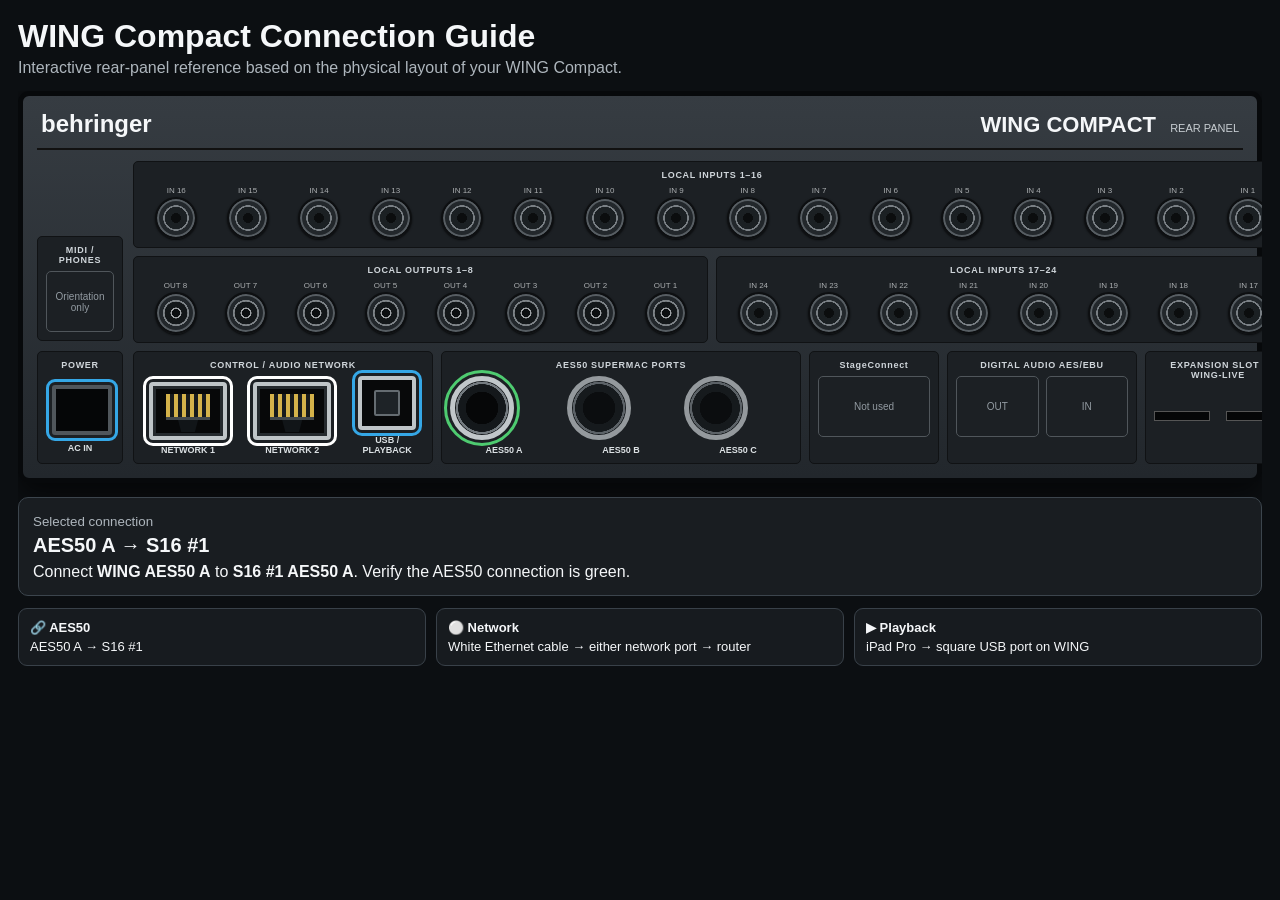
<file: sound/guides/wing-compact.html>
<!doctype html>
<html lang="en">
<head>
<meta charset="utf-8">
<meta name="viewport" content="width=device-width,initial-scale=1">
<title>WING Compact Connection Guide</title>
<style>
:root{--bg:#0c0f12;--panel:#24292e;--panel2:#2f353b;--edge:#07090b;--text:#f5f7f9;--muted:#aeb6bd;--blue:#35a7e6;--green:#4ecb70;--white:#f6f6f6;--gold:#d4b24a}
*{box-sizing:border-box}body{margin:0;background:var(--bg);color:var(--text);font-family:Arial,Helvetica,sans-serif}.wrap{max-width:1320px;margin:auto;padding:18px}h1{margin:0 0 4px;font-size:32px}.sub{margin:0 0 14px;color:var(--muted)}.mobile{display:none;color:var(--muted);font-size:12px;margin:6px 0}.scroll{overflow-x:auto;-webkit-overflow-scrolling:touch}.rack{min-width:1210px;background:linear-gradient(#363c42,#22272c);border:5px solid var(--edge);border-radius:11px;padding:14px;box-shadow:0 12px 28px #0009}.brandbar{display:flex;justify-content:space-between;align-items:end;border-bottom:2px solid #111;padding:0 4px 10px;margin-bottom:11px}.brand{font-weight:900;font-size:24px}.model{font-weight:900;font-size:22px}.model span{font-size:11px;font-weight:500;color:#c7cdd1;margin-left:8px}.face{display:grid;grid-template-columns:86px 1fr;gap:10px}.leftstrip{display:flex;flex-direction:column;justify-content:flex-end;gap:10px}.leftbox,.group,.iosection{background:#1c2024;border:1px solid #101214;border-radius:5px;padding:8px}.gtitle{font-size:9px;letter-spacing:.08em;text-align:center;font-weight:800;color:#cfd5da;margin-bottom:6px}.iec{width:60px;height:50px;margin:8px auto;border:4px solid #50565b;background:#050607;border-radius:3px}.powerbtn{appearance:none;background:none;border:0;color:#fff;width:100%;cursor:pointer}.main{display:flex;flex-direction:column;gap:8px}.iosection{padding:8px 9px}.topinputs{display:grid;grid-template-columns:repeat(16,1fr);gap:5px}.secondrow{display:grid;grid-template-columns:1fr 1fr;gap:8px}.outputs,.inputs2{display:grid;grid-template-columns:repeat(8,1fr);gap:5px}.port{appearance:none;background:none;border:0;color:#fff;padding:0;min-width:0;cursor:default}.num{font-size:8px;color:#e1e4e6;margin-bottom:2px}.combo,.xlrm{width:42px;height:42px;margin:auto;border-radius:50%;border:2px solid #08090a;box-shadow:inset 0 0 0 2px #6e757b,0 1px 2px #000}.combo{background:radial-gradient(circle at 50% 50%,#050607 0 18%,#1b2023 19% 41%,#9ca3a8 42% 47%,#252a2e 48% 70%,#090a0b 71%)}.xlrm{background:radial-gradient(circle,#07090a 0 15%,#d0d4d6 16% 20%,#111416 21% 42%,#a2a8ac 43% 48%,#252a2e 49% 70%,#08090a 71%)}.inactive{opacity:.73}.bottom{display:grid;grid-template-columns:300px 360px 130px 190px 1fr;gap:8px}.netrow{display:grid;grid-template-columns:1fr 1fr .8fr;gap:12px;align-items:end}.rjwrap,.usbwrap{text-align:center}.rj45,.usbsquare,.ethercon{appearance:none;cursor:pointer;background:none;color:#fff}.rj45{width:78px;height:58px;margin:auto;border:4px solid #bfc5c8;border-radius:4px;background:#070809;position:relative;box-shadow:inset 0 0 0 3px #252a2e}.rj45:before{content:"";position:absolute;left:13px;right:13px;top:8px;height:23px;background:repeating-linear-gradient(90deg,var(--gold) 0 4px,#171a1c 4px 8px);border-bottom:3px solid #42484c}.rj45:after{content:"";position:absolute;left:25px;right:25px;bottom:4px;height:12px;background:#111518;clip-path:polygon(0 0,100% 0,84% 100%,16% 100%)}.usbsquare{width:58px;height:54px;margin:auto;border:4px solid #bfc5c8;border-radius:4px;background:#08090a;position:relative}.usbsquare:after{content:"";position:absolute;inset:10px 12px;background:#1e2327;border:2px solid #656c71;border-radius:2px}.aesrow{display:grid;grid-template-columns:repeat(3,1fr);gap:9px}.ethercon{width:64px;height:64px;margin:auto;border-radius:50%;border:5px solid #c1c7ca;background:radial-gradient(circle,#060708 0 42%,#14181b 43% 62%,#747b80 63% 68%,#15191c 69%)}.lab{font-size:9px;text-align:center;font-weight:700;margin-top:5px;color:#dce1e4}.confirm{outline:3px solid var(--blue);outline-offset:3px}.aesA{outline-color:var(--green)}.whiteCable{outline-color:#fff}.misc{height:61px;border:1px solid #50565b;border-radius:5px;display:flex;align-items:center;justify-content:center;color:#939ba2;font-size:10px;text-align:center}.dual{display:grid;grid-template-columns:1fr 1fr;gap:7px}.expansion{height:60px;display:flex;justify-content:center;align-items:center;gap:16px}.slot{width:56px;height:10px;background:#050607;border:1px solid #555}.detail{margin-top:14px;background:#191d21;border:1px solid #3c454d;border-radius:10px;padding:14px}.detail small{color:var(--muted)}.detail h2{font-size:20px;margin:4px 0 6px}.quick{display:grid;grid-template-columns:repeat(3,1fr);gap:10px;margin-top:12px}.q{background:#171b1f;border:1px solid #394149;border-radius:9px;padding:11px;font-size:13px}.q b{display:block;margin-bottom:4px}@media(max-width:720px){.wrap{padding:10px}.mobile{display:block}.quick{grid-template-columns:1fr}}
</style>
</head>
<body><div class="wrap"><h1>WING Compact Connection Guide</h1><p class="sub">Interactive rear-panel reference based on the physical layout of your WING Compact.</p><div class="mobile">On phone: swipe left/right across the mixer to view the full panel.</div><div class="scroll"><div class="rack"><div class="brandbar"><div class="brand">behringer</div><div class="model">WING COMPACT <span>REAR PANEL</span></div></div><div class="face"><div class="leftstrip"><div class="leftbox"><div class="gtitle">MIDI / PHONES</div><div class="misc">Orientation only</div></div><div class="leftbox"><div class="gtitle">POWER</div><button class="powerbtn" id="power"><div class="iec confirm"></div><div class="lab">AC IN</div></button></div></div><div class="main"><div class="iosection"><div class="gtitle">LOCAL INPUTS 1–16</div><div id="topInputs" class="topinputs"></div></div><div class="secondrow"><div class="iosection"><div class="gtitle">LOCAL OUTPUTS 1–8</div><div id="outputs" class="outputs"></div></div><div class="iosection"><div class="gtitle">LOCAL INPUTS 17–24</div><div id="lowerInputs" class="inputs2"></div></div></div><div class="bottom"><div class="group"><div class="gtitle">CONTROL / AUDIO NETWORK</div><div class="netrow"><div class="rjwrap"><button class="rj45 confirm whiteCable" data-port="net1"></button><div class="lab">NETWORK 1</div></div><div class="rjwrap"><button class="rj45 confirm whiteCable" data-port="net2"></button><div class="lab">NETWORK 2</div></div><div class="usbwrap"><button class="usbsquare confirm" data-port="usb"></button><div class="lab">USB / PLAYBACK</div></div></div></div><div class="group"><div class="gtitle">AES50 SUPERMAC PORTS</div><div class="aesrow"><div><button class="ethercon confirm aesA" data-port="aesA"></button><div class="lab">AES50 A</div></div><div><button class="ethercon inactive" data-port="aesB"></button><div class="lab">AES50 B</div></div><div><button class="ethercon inactive" data-port="aesC"></button><div class="lab">AES50 C</div></div></div></div><div class="group"><div class="gtitle">StageConnect</div><div class="misc">Not used</div></div><div class="group"><div class="gtitle">DIGITAL AUDIO AES/EBU</div><div class="dual"><div class="misc">OUT</div><div class="misc">IN</div></div></div><div class="group"><div class="gtitle">EXPANSION SLOT / WING-LIVE</div><div class="expansion"><div class="slot"></div><div class="slot"></div></div></div></div></div></div></div><div id="detail" class="detail"><small>Selected connection</small><h2>AES50 A → S16 #1</h2><div>Connect <b>WING AES50 A</b> to <b>S16 #1 AES50 A</b>. Verify the AES50 connection is green.</div></div><div class="quick"><div class="q"><b>🔗 AES50</b>AES50 A → S16 #1</div><div class="q"><b>⚪ Network</b>White Ethernet cable → either network port → router</div><div class="q"><b>▶ Playback</b>iPad Pro → square USB port on WING</div></div></div><script>function addPortsRightToLeft(el,count,start,type){for(let i=count-1;i>=0;i--){const n=start+i;const b=document.createElement('button');b.className='port inactive';b.innerHTML=`<div class="num">${type==='out'?'OUT':'IN'} ${n}</div><div class="${type==='out'?'xlrm':'combo'}"></div>`;el.appendChild(b)}}addPortsRightToLeft(document.getElementById('topInputs'),16,1,'in');addPortsRightToLeft(document.getElementById('outputs'),8,1,'out');addPortsRightToLeft(document.getElementById('lowerInputs'),8,17,'in');const d=document.getElementById('detail');function show(t,b){d.innerHTML=`<small>Selected connection</small><h2>${t}</h2><div>${b}</div>`}document.querySelectorAll('[data-port]').forEach(b=>b.addEventListener('click',()=>{const p=b.dataset.port;if(p==='net1'||p==='net2')show('Network → Router','Connect the <b>white Ethernet cable</b> to <b>either female Ethernet jack</b> on the WING, then connect the other end to the router.');if(p==='usb')show('USB → iPad Pro / Playback','Connect the iPad Pro to the <b>square USB port</b> on the WING for Playback audio.');if(p==='aesA')show('AES50 A → S16 #1','Connect <b>WING AES50 A</b> to <b>S16 #1 AES50 A</b>. Confirm the AES50 indicator is <b>green</b>.');if(p==='aesB'||p==='aesC')show(`AES50 ${p.slice(-1).toUpperCase()} — Not used`,'Leave this port unused in the current setup.')}));document.getElementById('power').addEventListener('click',()=>show('WING Power','Connect WING power here. WING and S16 rack may be powered in either order; PA speakers are powered last.'));</script></body></html>
</file>
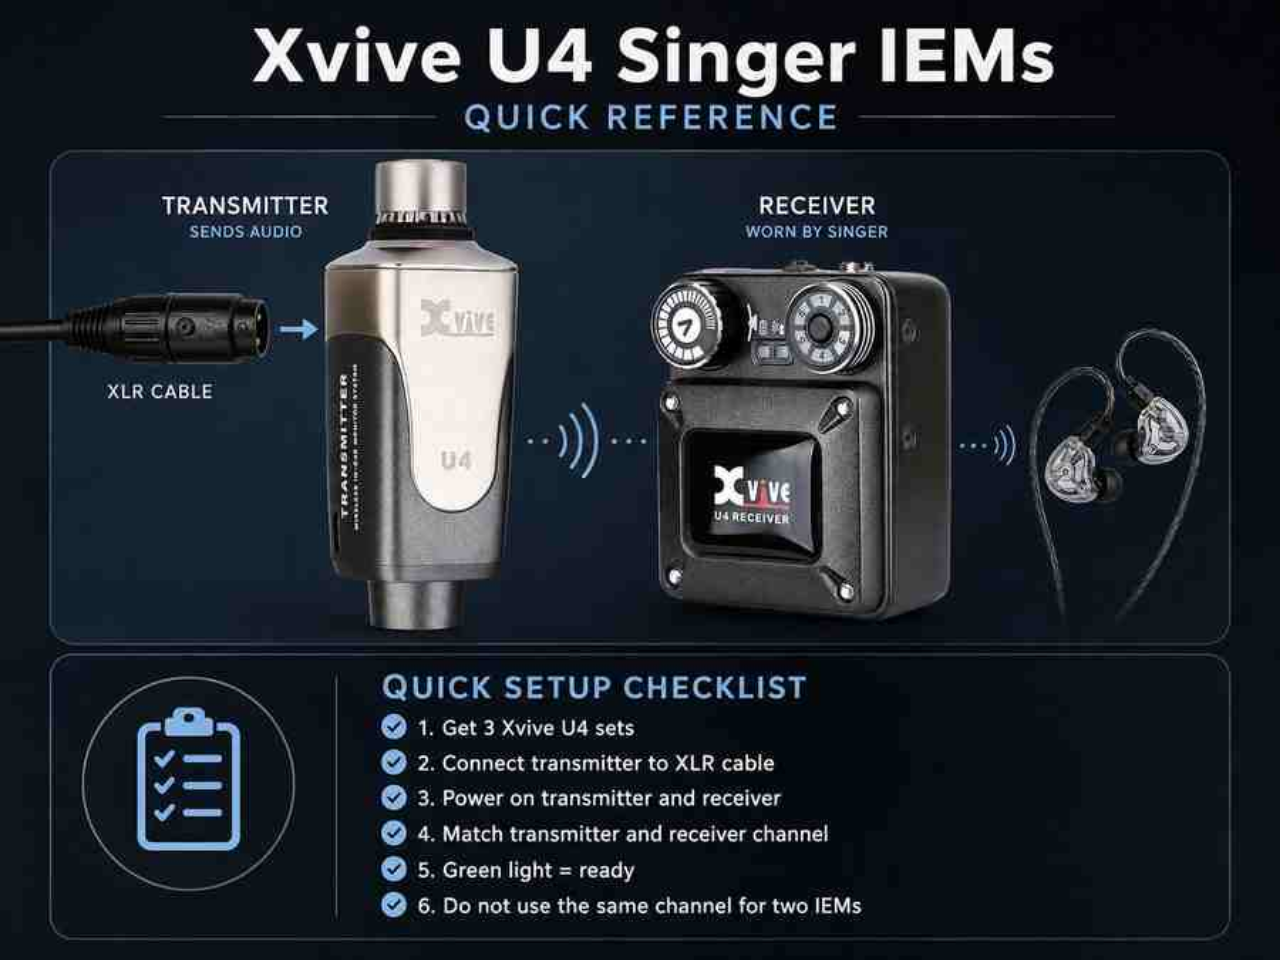
<file: sound/guides/xvive-u4.html>
<!doctype html><html><head><meta charset="utf-8"><meta name="viewport" content="width=device-width,initial-scale=1"><title>Xvive U4 Singer IEM Reference</title><style>html,body{margin:0;background:#0d1013}img{width:100%;height:auto;display:block}</style></head><body><img src="[data-uri]" alt="Xvive U4 Singer IEM Reference"></body></html>
</file>
<file: styles.css>
:root{
  --bg:#0d1013;
  --panel:#161b20;
  --panel2:#1d2329;
  --line:#303942;
  --text:#f4f7f9;
  --muted:#aab4bd;
  --blue:#4daeea;
  --green:#57ca77;
  --amber:#f0be4a;
  --red:#ee6b69;
  --radius:16px;
}
*{box-sizing:border-box}
html{background:var(--bg);color:var(--text);font-family:Inter,ui-sans-serif,-apple-system,BlinkMacSystemFont,"Segoe UI",sans-serif}
body{margin:0;background:radial-gradient(circle at top right,rgba(77,174,234,.08),transparent 30rem),var(--bg)}
a{color:inherit;text-decoration:none}
.wrap{max-width:1120px;margin:auto;padding:28px 18px 60px}
.topbar{display:flex;align-items:center;justify-content:space-between;gap:16px;margin-bottom:36px}
.brand{display:flex;align-items:center;gap:12px;font-weight:800}
.logo{width:42px;height:42px;border-radius:12px;background:linear-gradient(145deg,#222b33,#11161a);display:grid;place-items:center;border:1px solid var(--line);font-size:21px}
.pill{font-size:12px;color:var(--muted);border:1px solid var(--line);padding:8px 11px;border-radius:999px;background:#13181c}
.hero{padding:24px 0 30px}
.eyebrow{font-size:12px;text-transform:uppercase;letter-spacing:.12em;color:var(--blue);font-weight:800}
h1{font-size:clamp(36px,7vw,64px);line-height:1.02;margin:8px 0 14px;max-width:850px}
.hero p{font-size:18px;line-height:1.55;color:var(--muted);max-width:760px;margin:0}
.section-title{font-size:14px;text-transform:uppercase;letter-spacing:.1em;color:var(--muted);font-weight:800;margin:34px 0 12px}
.grid{display:grid;grid-template-columns:repeat(3,1fr);gap:14px}
.card{display:flex;flex-direction:column;min-height:185px;padding:20px;border:1px solid var(--line);border-radius:var(--radius);background:linear-gradient(145deg,var(--panel2),var(--panel));transition:.18s ease}
.card.live:hover{transform:translateY(-2px);border-color:#52616d}
.card .icon{font-size:28px;margin-bottom:22px}.card h2{font-size:21px;margin:0 0 8px}.card p{color:var(--muted);line-height:1.45;margin:0;flex:1}
.status{margin-top:18px;font-size:12px;font-weight:800;letter-spacing:.04em}.live .status{color:var(--green)}.soon{opacity:.62}.soon .status{color:var(--muted)}
.breadcrumb{display:flex;gap:8px;align-items:center;color:var(--muted);font-size:13px;margin:6px 0 30px}.breadcrumb a:hover{color:var(--text)}
.pagehead h1{font-size:clamp(34px,6vw,54px)}.pagehead p{color:var(--muted);font-size:17px;line-height:1.55;max-width:760px}
.action-grid{display:grid;grid-template-columns:repeat(2,1fr);gap:14px;margin-top:24px}.action{padding:20px;border:1px solid var(--line);border-radius:14px;background:var(--panel);display:flex;justify-content:space-between;gap:15px;align-items:center}.action:hover{border-color:#596a77}.action b{display:block;font-size:18px;margin-bottom:5px}.action span{color:var(--muted);font-size:14px}.arrow{font-size:22px;color:var(--muted)}
.checklist{margin-top:22px;display:grid;gap:14px}.step{border:1px solid var(--line);border-radius:14px;background:var(--panel);overflow:hidden}.step h2{font-size:18px;margin:0;padding:17px 18px;border-bottom:1px solid var(--line)}.items{padding:12px 18px 16px}.item{display:flex;gap:11px;padding:8px 0;line-height:1.45}.box{width:19px;height:19px;border:2px solid #66727c;border-radius:5px;flex:none;margin-top:1px}.callout{margin-top:14px;padding:14px 16px;border-radius:12px;background:#17241b;border:1px solid #2d5739;color:#dff8e5}.warning{background:#2b2516;border-color:#5a4820;color:#fff0bd}
.ref-grid{display:grid;grid-template-columns:repeat(2,1fr);gap:14px;margin-top:22px}.ref{padding:19px;border:1px solid var(--line);border-radius:14px;background:var(--panel);min-height:135px}.ref h2{font-size:18px;margin:0 0 7px}.ref p{color:var(--muted);margin:0 0 18px;line-height:1.45}.ref .open{font-size:13px;font-weight:800;color:var(--blue)}
.footer{margin-top:46px;padding-top:18px;border-top:1px solid var(--line);color:#7f8992;font-size:12px}
@media(max-width:780px){.grid{grid-template-columns:1fr}.action-grid,.ref-grid{grid-template-columns:1fr}.topbar{align-items:flex-start}.pill{display:none}.wrap{padding-top:18px}.card{min-height:160px}}
</file>
